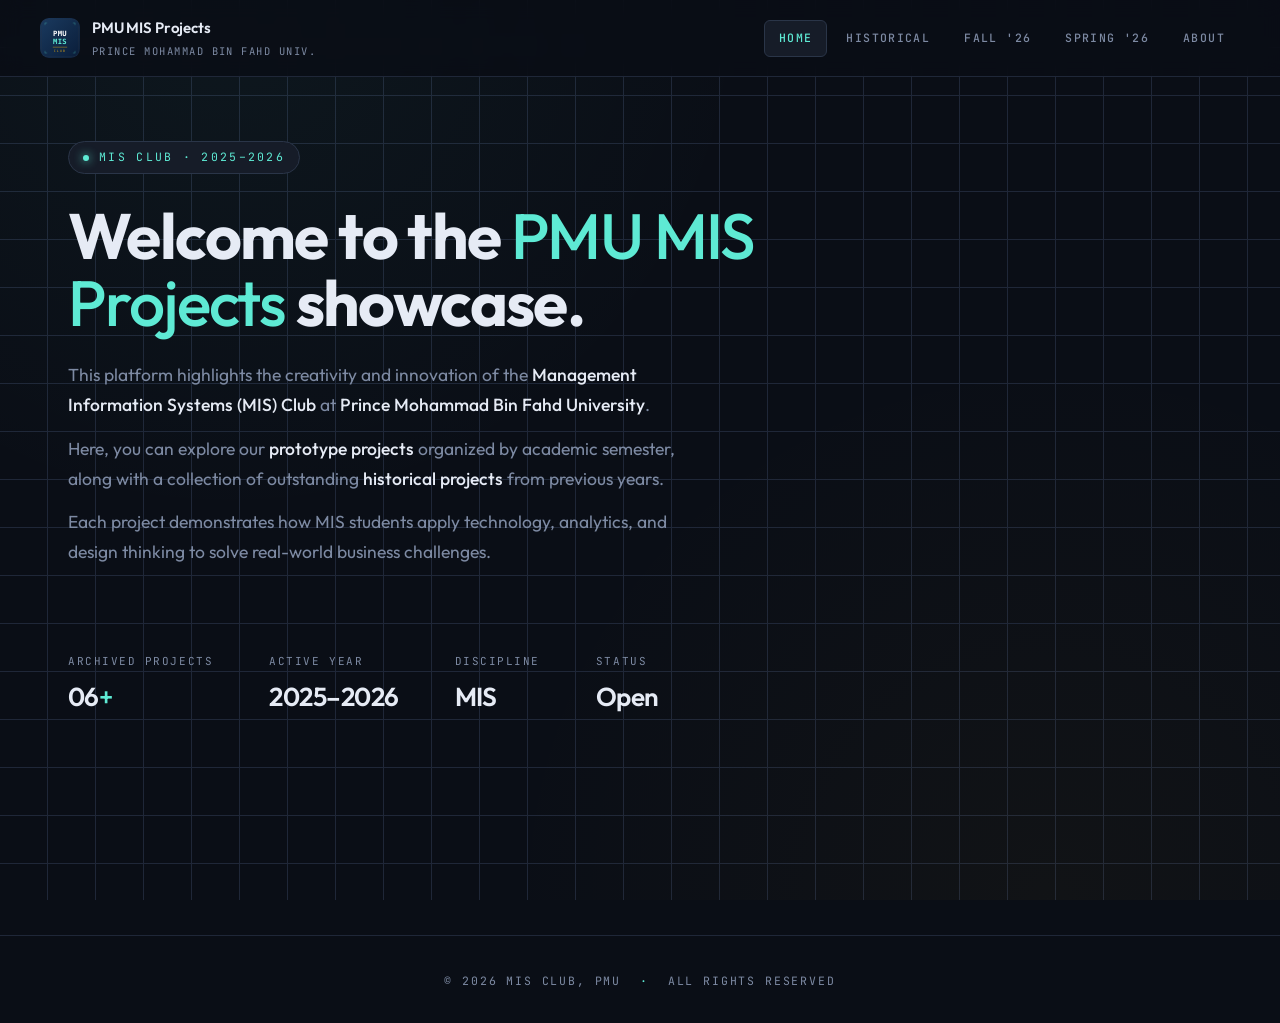
<file: index.html>
<!DOCTYPE html>
<html lang="en">
<head>
  <!-- Google tag (gtag.js) -->
<script async src="https://www.googletagmanager.com/gtag/js?id=G-JY4M3L70D4"></script>
<script>
  window.dataLayer = window.dataLayer || [];
  function gtag(){dataLayer.push(arguments);}
  gtag('js', new Date());

  gtag('config', 'G-JY4M3L70D4');
</script>
  <meta charset="UTF-8">
  <meta name="viewport" content="width=device-width, initial-scale=1.0">
  <title>Home — PMU MIS Projects</title>
  <meta name="description" content="MIS Club Projects at Prince Mohammad Bin Fahd University — student prototypes organized by semester.">
  <link rel="icon" type="image/svg+xml" href="logo.svg">
  <link rel="preconnect" href="https://fonts.googleapis.com">
  <link rel="preconnect" href="https://fonts.gstatic.com" crossorigin>
  <link href="https://fonts.googleapis.com/css2?family=JetBrains+Mono:wght@400;500;700&family=Outfit:wght@300;400;500;600;700&display=swap" rel="stylesheet">
  <link rel="stylesheet" href="style.css">
</head>
<body>

  <header class="topbar">
    <div class="container topbar-inner">
      <a href="index.html" class="brand">
        <img src="logo.svg" alt="PMU MIS Club" class="brand-mark">
        <div class="brand-text">
          <div class="name">PMU MIS Projects</div>
          <div class="sub">Prince Mohammad Bin Fahd Univ.</div>
        </div>
      </a>
      <nav class="nav" aria-label="Main navigation">
        <a href="index.html" class="active">Home</a>
        <a href="historical.html">Historical</a>
        <a href="fall2026.html">Fall '26</a>
        <a href="spring2026.html">Spring '26</a>
        <a href="about.html">About</a>
      </nav>
    </div>
  </header>

  <main>
    <div class="container">

      <section class="hero">
        <span class="hero-label">
          <span class="dot"></span>
          MIS Club · 2025–2026
        </span>

        <h1>Welcome to the <em>PMU MIS Projects</em> showcase.</h1>

        <div class="hero-paragraphs hero-lede">
          <p>This platform highlights the creativity and innovation of the <strong>Management Information Systems (MIS) Club</strong> at <strong>Prince Mohammad Bin Fahd University</strong>.</p>
          <p>Here, you can explore our <strong>prototype projects</strong> organized by academic semester, along with a collection of outstanding <strong>historical projects</strong> from previous years.</p>
          <p>Each project demonstrates how MIS students apply technology, analytics, and design thinking to solve real-world business challenges.</p>
        </div>

        <div class="hero-meta">
          <div class="hero-meta-item">
            Archived Projects
            <strong>06<span class="plus">+</span></strong>
          </div>
          <div class="hero-meta-item">
            Active Year
            <strong>2025–2026</strong>
          </div>
          <div class="hero-meta-item">
            Discipline
            <strong>MIS</strong>
          </div>
          <div class="hero-meta-item">
            Status
            <strong>Open</strong>
          </div>
        </div>
      </section>

    </div>
  </main>

  <footer class="site-footer">
    <div class="container">
      © 2026 MIS Club, PMU <span class="footer-dot">·</span> All rights reserved
    </div>
  </footer>

</body>
</html>
</file>
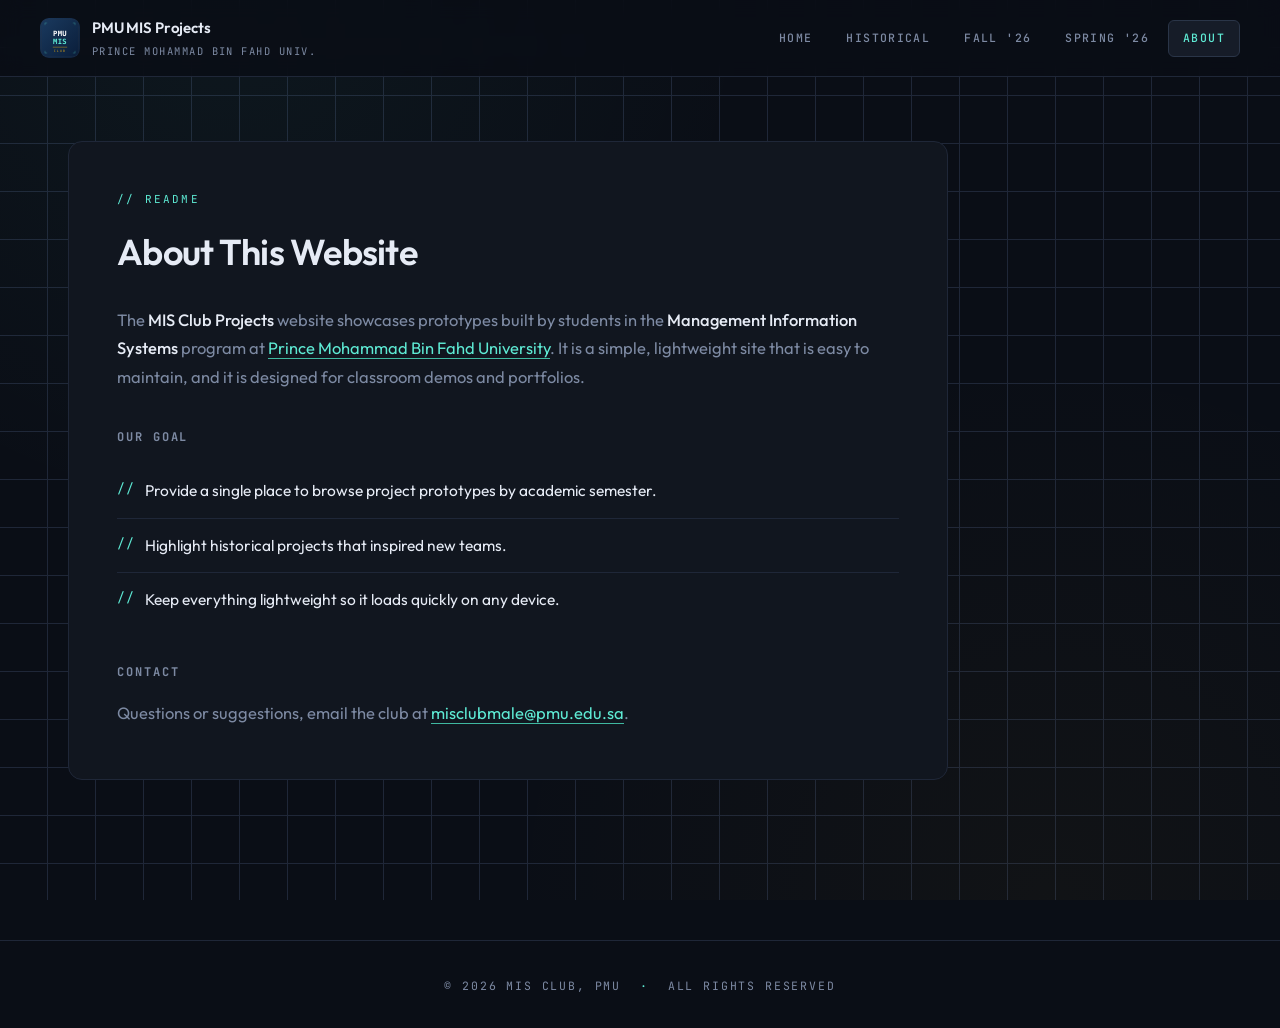
<file: about.html>
<!DOCTYPE html>
<html lang="en">
<head>
  <!-- Google tag (gtag.js) -->
<script async src="https://www.googletagmanager.com/gtag/js?id=G-JY4M3L70D4"></script>
<script>
  window.dataLayer = window.dataLayer || [];
  function gtag(){dataLayer.push(arguments);}
  gtag('js', new Date());

  gtag('config', 'G-JY4M3L70D4');
</script>
  <meta charset="UTF-8">
  <meta name="viewport" content="width=device-width, initial-scale=1.0">
  <title>About — PMU MIS Projects</title>
  <meta name="description" content="About the MIS Club Projects website at Prince Mohammad Bin Fahd University.">
  <link rel="icon" type="image/svg+xml" href="logo.svg">
  <link rel="preconnect" href="https://fonts.googleapis.com">
  <link rel="preconnect" href="https://fonts.gstatic.com" crossorigin>
  <link href="https://fonts.googleapis.com/css2?family=JetBrains+Mono:wght@400;500;700&family=Outfit:wght@300;400;500;600;700&display=swap" rel="stylesheet">
  <link rel="stylesheet" href="style.css">
</head>
<body>

  <header class="topbar">
    <div class="container topbar-inner">
      <a href="index.html" class="brand">
        <img src="logo.svg" alt="PMU MIS Club" class="brand-mark">
        <div class="brand-text">
          <div class="name">PMU MIS Projects</div>
          <div class="sub">Prince Mohammad Bin Fahd Univ.</div>
        </div>
      </a>
      <nav class="nav" aria-label="Main navigation">
        <a href="index.html">Home</a>
        <a href="historical.html">Historical</a>
        <a href="fall2026.html">Fall '26</a>
        <a href="spring2026.html">Spring '26</a>
        <a href="about.html" class="active">About</a>
      </nav>
    </div>
  </header>

  <main>
    <div class="container">
      <section class="about-content">
        <div class="about-eyebrow">// readme</div>
        <h2>About This Website</h2>

        <p>The <strong>MIS Club Projects</strong> website showcases prototypes built by students in the <strong>Management Information Systems</strong> program at <a href="https://www.pmu.edu.sa/" target="_blank" rel="noopener">Prince Mohammad Bin Fahd University</a>. It is a simple, lightweight site that is easy to maintain, and it is designed for classroom demos and portfolios.</p>

        <h3>Our goal</h3>
        <ul class="about-list">
          <li>Provide a single place to browse project prototypes by academic semester.</li>
          <li>Highlight historical projects that inspired new teams.</li>
          <li>Keep everything lightweight so it loads quickly on any device.</li>
        </ul>

        <h3>Contact</h3>
        <p>Questions or suggestions, email the club at <a href="mailto:misclubmale@pmu.edu.sa">misclubmale@pmu.edu.sa</a>.</p>
      </section>
    </div>
  </main>

  <footer class="site-footer">
    <div class="container">
      © 2026 MIS Club, PMU <span class="footer-dot">·</span> All rights reserved
    </div>
  </footer>

</body>
</html>
</file>
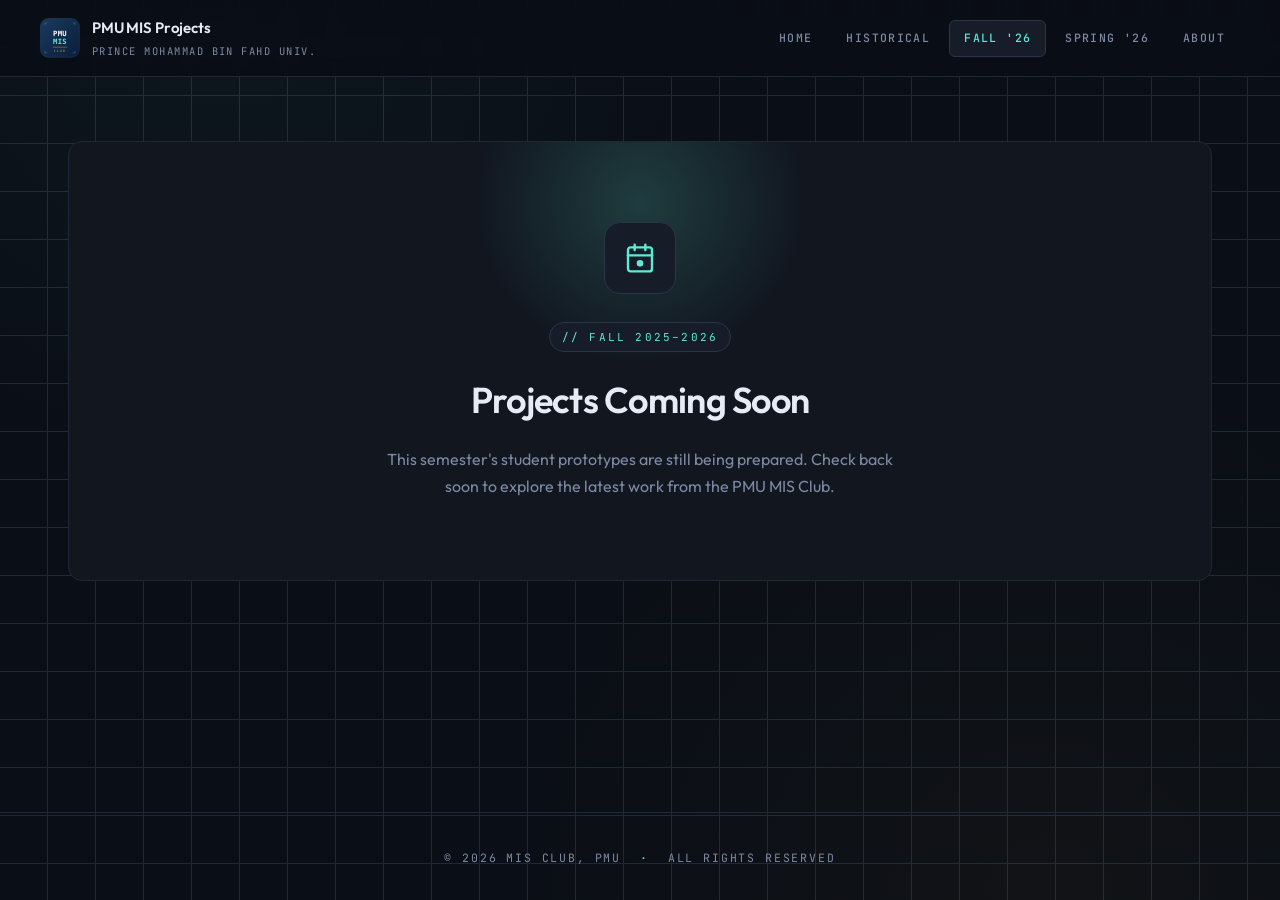
<file: fall2026.html>
<!DOCTYPE html>
<html lang="en">
<head>
  <!-- Google tag (gtag.js) -->
<script async src="https://www.googletagmanager.com/gtag/js?id=G-JY4M3L70D4"></script>
<script>
  window.dataLayer = window.dataLayer || [];
  function gtag(){dataLayer.push(arguments);}
  gtag('js', new Date());

  gtag('config', 'G-JY4M3L70D4');
</script>
  <meta charset="UTF-8">
  <meta name="viewport" content="width=device-width, initial-scale=1.0">
  <title>Fall 2025–2026 — PMU MIS Projects</title>
  <meta name="description" content="MIS Club student prototypes for the Fall 2025-2026 semester at PMU.">
  <link rel="icon" type="image/svg+xml" href="logo.svg">
  <link rel="preconnect" href="https://fonts.googleapis.com">
  <link rel="preconnect" href="https://fonts.gstatic.com" crossorigin>
  <link href="https://fonts.googleapis.com/css2?family=JetBrains+Mono:wght@400;500;700&family=Outfit:wght@300;400;500;600;700&display=swap" rel="stylesheet">
  <link rel="stylesheet" href="style.css">
</head>
<body>

  <header class="topbar">
    <div class="container topbar-inner">
      <a href="index.html" class="brand">
        <img src="logo.svg" alt="PMU MIS Club" class="brand-mark">
        <div class="brand-text">
          <div class="name">PMU MIS Projects</div>
          <div class="sub">Prince Mohammad Bin Fahd Univ.</div>
        </div>
      </a>
      <nav class="nav" aria-label="Main navigation">
        <a href="index.html">Home</a>
        <a href="historical.html">Historical</a>
        <a href="fall2026.html" class="active">Fall '26</a>
        <a href="spring2026.html">Spring '26</a>
        <a href="about.html">About</a>
      </nav>
    </div>
  </header>

  <main>
    <div class="container">
      <section class="coming-soon">
        <div class="coming-soon-icon" aria-hidden="true">
          <svg viewBox="0 0 24 24" fill="none" stroke="currentColor" stroke-width="1.8" stroke-linecap="round" stroke-linejoin="round">
            <rect x="3" y="4" width="18" height="18" rx="2"/>
            <line x1="16" y1="2" x2="16" y2="6"/>
            <line x1="8" y1="2" x2="8" y2="6"/>
            <line x1="3" y1="10" x2="21" y2="10"/>
            <circle cx="12" cy="16" r="1.6" fill="currentColor"/>
          </svg>
        </div>
        <span class="coming-soon-tag">// Fall 2025–2026</span>
        <h2>Projects Coming Soon</h2>
        <p>This semester's student prototypes are still being prepared. Check back soon to explore the latest work from the PMU MIS Club.</p>
      </section>
    </div>
  </main>

  <footer class="site-footer">
    <div class="container">
      © 2026 MIS Club, PMU <span class="footer-dot">·</span> All rights reserved
    </div>
  </footer>

</body>
</html>
</file>
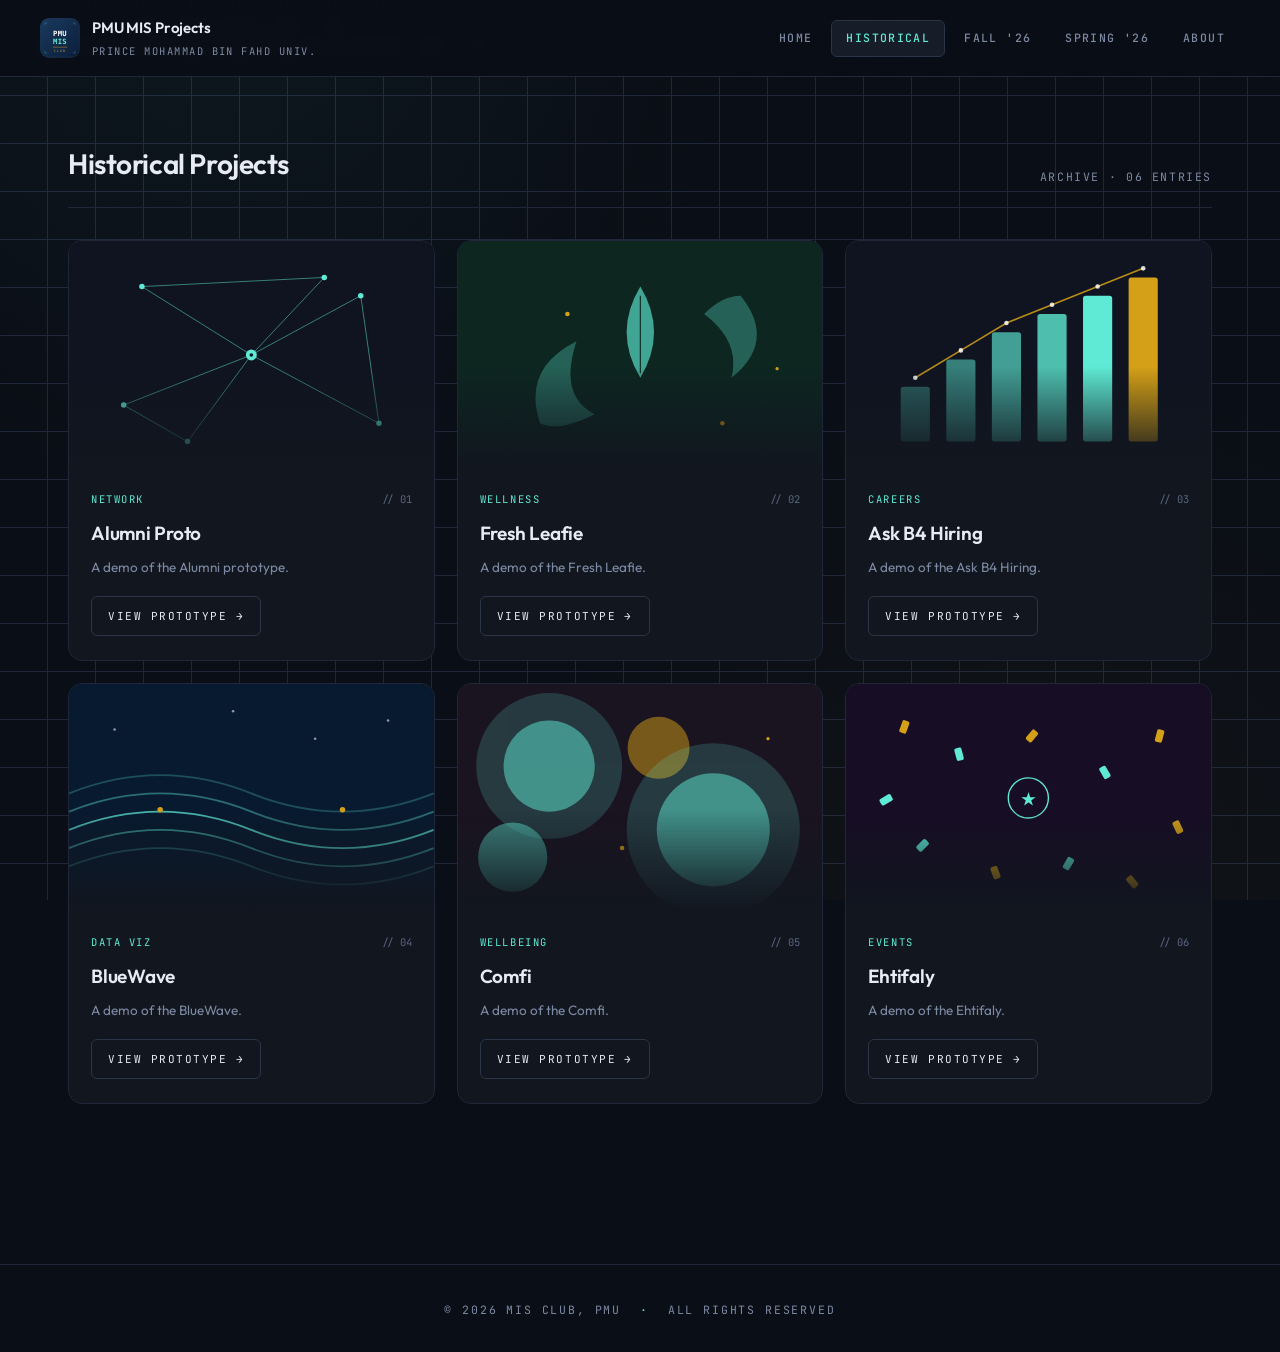
<file: historical.html>
<!DOCTYPE html>
<html lang="en">
<head>
  <!-- Google tag (gtag.js) -->
<script async src="https://www.googletagmanager.com/gtag/js?id=G-JY4M3L70D4"></script>
<script>
  window.dataLayer = window.dataLayer || [];
  function gtag(){dataLayer.push(arguments);}
  gtag('js', new Date());

  gtag('config', 'G-JY4M3L70D4');
</script>
  <meta charset="UTF-8">
  <meta name="viewport" content="width=device-width, initial-scale=1.0">
  <title>Historical Projects — PMU MIS Projects</title>
  <meta name="description" content="A collection of past MIS Club student prototypes at PMU.">
  <link rel="icon" type="image/svg+xml" href="logo.svg">
  <link rel="preconnect" href="https://fonts.googleapis.com">
  <link rel="preconnect" href="https://fonts.gstatic.com" crossorigin>
  <link href="https://fonts.googleapis.com/css2?family=JetBrains+Mono:wght@400;500;700&family=Outfit:wght@300;400;500;600;700&display=swap" rel="stylesheet">
  <link rel="stylesheet" href="style.css">
</head>
<body>

  <header class="topbar">
    <div class="container topbar-inner">
      <a href="index.html" class="brand">
        <img src="logo.svg" alt="PMU MIS Club" class="brand-mark">
        <div class="brand-text">
          <div class="name">PMU MIS Projects</div>
          <div class="sub">Prince Mohammad Bin Fahd Univ.</div>
        </div>
      </a>
      <nav class="nav" aria-label="Main navigation">
        <a href="index.html">Home</a>
        <a href="historical.html" class="active">Historical</a>
        <a href="fall2026.html">Fall '26</a>
        <a href="spring2026.html">Spring '26</a>
        <a href="about.html">About</a>
      </nav>
    </div>
  </header>

  <main>
    <div class="container">

      <div class="section-head">
        <h2>Historical Projects</h2>
        <span class="meta">archive · 06 entries</span>
      </div>

      <div class="grid">

        <!-- 01 Alumni Proto -->
        <article class="card">
          <div class="card-img">
            <svg viewBox="0 0 400 250" preserveAspectRatio="xMidYMid slice" xmlns="http://www.w3.org/2000/svg">
              <rect width="400" height="250" fill="#0f1420"/>
              <g stroke="#5eead4" stroke-width="1" opacity="0.55" fill="none">
                <line x1="200" y1="125" x2="80" y2="50"/>
                <line x1="200" y1="125" x2="320" y2="60"/>
                <line x1="200" y1="125" x2="60" y2="180"/>
                <line x1="200" y1="125" x2="340" y2="200"/>
                <line x1="200" y1="125" x2="130" y2="220"/>
                <line x1="200" y1="125" x2="280" y2="40"/>
                <line x1="80" y1="50" x2="280" y2="40"/>
                <line x1="60" y1="180" x2="130" y2="220"/>
                <line x1="320" y1="60" x2="340" y2="200"/>
              </g>
              <g fill="#5eead4">
                <circle cx="200" cy="125" r="6"/>
                <circle cx="80" cy="50" r="3"/>
                <circle cx="320" cy="60" r="3"/>
                <circle cx="60" cy="180" r="3"/>
                <circle cx="340" cy="200" r="3"/>
                <circle cx="130" cy="220" r="3"/>
                <circle cx="280" cy="40" r="3"/>
              </g>
              <circle cx="200" cy="125" r="2" fill="#0f1420"/>
            </svg>
          </div>
          <div class="card-body">
            <div class="card-meta">
              <span class="card-tag">Network</span>
              <span class="card-id">// 01</span>
            </div>
            <h3>Alumni Proto</h3>
            <p>A demo of the Alumni prototype.</p>
            <a href="#modal-alumni" class="card-btn">View Prototype <span class="arrow">→</span></a>
          </div>
        </article>

        <!-- 02 Fresh Leafie -->
        <article class="card">
          <div class="card-img">
            <svg viewBox="0 0 400 250" preserveAspectRatio="xMidYMid slice" xmlns="http://www.w3.org/2000/svg">
              <rect width="400" height="250" fill="#0d2620"/>
              <g fill="#5eead4" opacity="0.65">
                <path d="M 200 50 Q 170 100 200 150 Q 230 100 200 50 Z"/>
                <line x1="200" y1="60" x2="200" y2="145" stroke="#0d2620" stroke-width="1.2"/>
              </g>
              <g fill="#5eead4" opacity="0.3">
                <path d="M 90 200 Q 70 140 130 110 Q 110 170 150 190 Q 110 210 90 200 Z"/>
                <path d="M 310 60 Q 350 110 300 150 Q 310 110 270 80 Q 290 60 310 60 Z"/>
              </g>
              <g fill="#d4a017">
                <circle cx="120" cy="80" r="2.5"/>
                <circle cx="290" cy="200" r="2.5"/>
                <circle cx="350" cy="140" r="1.8"/>
              </g>
            </svg>
          </div>
          <div class="card-body">
            <div class="card-meta">
              <span class="card-tag">Wellness</span>
              <span class="card-id">// 02</span>
            </div>
            <h3>Fresh Leafie</h3>
            <p>A demo of the Fresh Leafie.</p>
            <a href="#modal-leafie" class="card-btn">View Prototype <span class="arrow">→</span></a>
          </div>
        </article>

        <!-- 03 Ask B4 Hiring -->
        <article class="card">
          <div class="card-img">
            <svg viewBox="0 0 400 250" preserveAspectRatio="xMidYMid slice" xmlns="http://www.w3.org/2000/svg">
              <rect width="400" height="250" fill="#0f1420"/>
              <g>
                <rect x="60" y="160" width="32" height="60" rx="3" fill="#5eead4" opacity="0.35"/>
                <rect x="110" y="130" width="32" height="90" rx="3" fill="#5eead4" opacity="0.5"/>
                <rect x="160" y="100" width="32" height="120" rx="3" fill="#5eead4" opacity="0.65"/>
                <rect x="210" y="80" width="32" height="140" rx="3" fill="#5eead4" opacity="0.8"/>
                <rect x="260" y="60" width="32" height="160" rx="3" fill="#5eead4"/>
                <rect x="310" y="40" width="32" height="180" rx="3" fill="#d4a017"/>
              </g>
              <g stroke="#d4a017" stroke-width="1.8" fill="none" opacity="0.85">
                <path d="M 76 150 L 126 120 L 176 90 L 226 70 L 276 50 L 326 30"/>
              </g>
              <g fill="#ffffff" opacity="0.85">
                <circle cx="76" cy="150" r="2.5"/>
                <circle cx="126" cy="120" r="2.5"/>
                <circle cx="176" cy="90" r="2.5"/>
                <circle cx="226" cy="70" r="2.5"/>
                <circle cx="276" cy="50" r="2.5"/>
                <circle cx="326" cy="30" r="2.5"/>
              </g>
            </svg>
          </div>
          <div class="card-body">
            <div class="card-meta">
              <span class="card-tag">Careers</span>
              <span class="card-id">// 03</span>
            </div>
            <h3>Ask B4 Hiring</h3>
            <p>A demo of the Ask B4 Hiring.</p>
            <a href="#modal-ask" class="card-btn">View Prototype <span class="arrow">→</span></a>
          </div>
        </article>

        <!-- 04 BlueWave -->
        <article class="card">
          <div class="card-img">
            <svg viewBox="0 0 400 250" preserveAspectRatio="xMidYMid slice" xmlns="http://www.w3.org/2000/svg">
              <rect width="400" height="250" fill="#081a30"/>
              <g fill="none" stroke-width="2">
                <path d="M 0 160 Q 100 120 200 160 T 400 160" stroke="#5eead4" opacity="0.75"/>
                <path d="M 0 180 Q 100 140 200 180 T 400 180" stroke="#5eead4" opacity="0.5"/>
                <path d="M 0 200 Q 100 160 200 200 T 400 200" stroke="#5eead4" opacity="0.3"/>
                <path d="M 0 140 Q 100 100 200 140 T 400 140" stroke="#5eead4" opacity="0.4"/>
                <path d="M 0 120 Q 100 80 200 120 T 400 120" stroke="#5eead4" opacity="0.25"/>
              </g>
              <g fill="#d4a017">
                <circle cx="100" cy="138" r="3"/>
                <circle cx="300" cy="138" r="3"/>
              </g>
              <g fill="#ffffff" opacity="0.55">
                <circle cx="50" cy="50" r="1.4"/>
                <circle cx="350" cy="40" r="1.4"/>
                <circle cx="180" cy="30" r="1.4"/>
                <circle cx="270" cy="60" r="1.4"/>
              </g>
            </svg>
          </div>
          <div class="card-body">
            <div class="card-meta">
              <span class="card-tag">Data Viz</span>
              <span class="card-id">// 04</span>
            </div>
            <h3>BlueWave</h3>
            <p>A demo of the BlueWave.</p>
            <a href="#modal-bluewave" class="card-btn">View Prototype <span class="arrow">→</span></a>
          </div>
        </article>

        <!-- 05 Comfi -->
        <article class="card">
          <div class="card-img">
            <svg viewBox="0 0 400 250" preserveAspectRatio="xMidYMid slice" xmlns="http://www.w3.org/2000/svg">
              <rect width="400" height="250" fill="#1a1320"/>
              <g opacity="0.5">
                <circle cx="100" cy="90" r="50" fill="#5eead4"/>
                <circle cx="280" cy="160" r="62" fill="#5eead4"/>
                <circle cx="220" cy="70" r="34" fill="#d4a017"/>
                <circle cx="60" cy="190" r="38" fill="#5eead4"/>
              </g>
              <g opacity="0.18">
                <circle cx="100" cy="90" r="80" fill="#5eead4"/>
                <circle cx="280" cy="160" r="95" fill="#5eead4"/>
              </g>
              <g fill="#d4a017">
                <circle cx="180" cy="180" r="2.5"/>
                <circle cx="340" cy="60" r="1.8"/>
              </g>
            </svg>
          </div>
          <div class="card-body">
            <div class="card-meta">
              <span class="card-tag">Wellbeing</span>
              <span class="card-id">// 05</span>
            </div>
            <h3>Comfi</h3>
            <p>A demo of the Comfi.</p>
            <a href="#modal-comfi" class="card-btn">View Prototype <span class="arrow">→</span></a>
          </div>
        </article>

        <!-- 06 Ehtifaly -->
        <article class="card">
          <div class="card-img">
            <svg viewBox="0 0 400 250" preserveAspectRatio="xMidYMid slice" xmlns="http://www.w3.org/2000/svg">
              <rect width="400" height="250" fill="#170d24"/>
              <g>
                <rect x="60" y="40" width="8" height="14" rx="2" fill="#d4a017" transform="rotate(20 64 47)"/>
                <rect x="120" y="70" width="8" height="14" rx="2" fill="#5eead4" transform="rotate(-15 124 77)"/>
                <rect x="200" y="50" width="8" height="14" rx="2" fill="#d4a017" transform="rotate(40 204 57)"/>
                <rect x="280" y="90" width="8" height="14" rx="2" fill="#5eead4" transform="rotate(-30 284 97)"/>
                <rect x="340" y="50" width="8" height="14" rx="2" fill="#d4a017" transform="rotate(15 344 57)"/>
                <rect x="80" y="170" width="8" height="14" rx="2" fill="#5eead4" transform="rotate(45 84 177)"/>
                <rect x="160" y="200" width="8" height="14" rx="2" fill="#d4a017" transform="rotate(-20 164 207)"/>
                <rect x="240" y="190" width="8" height="14" rx="2" fill="#5eead4" transform="rotate(30 244 197)"/>
                <rect x="310" y="210" width="8" height="14" rx="2" fill="#d4a017" transform="rotate(-40 314 217)"/>
                <rect x="40" y="120" width="8" height="14" rx="2" fill="#5eead4" transform="rotate(60 44 127)"/>
                <rect x="360" y="150" width="8" height="14" rx="2" fill="#d4a017" transform="rotate(-25 364 157)"/>
              </g>
              <circle cx="200" cy="125" r="22" fill="none" stroke="#5eead4" stroke-width="1.5"/>
              <text x="200" y="133" text-anchor="middle" font-family="Outfit, sans-serif" font-size="18" font-weight="700" fill="#5eead4">★</text>
            </svg>
          </div>
          <div class="card-body">
            <div class="card-meta">
              <span class="card-tag">Events</span>
              <span class="card-id">// 06</span>
            </div>
            <h3>Ehtifaly</h3>
            <p>A demo of the Ehtifaly.</p>
            <a href="#modal-ehtifaly" class="card-btn">View Prototype <span class="arrow">→</span></a>
          </div>
        </article>

      </div>
    </div>
  </main>

  <!-- =============== Modals (CSS-only via :target) =============== -->

  <div id="modal-alumni" class="modal" role="dialog" aria-labelledby="alumni-title">
    <div class="modal-content">
      <a href="#" class="modal-close" aria-label="Close">×</a>
      <div class="modal-tag">// Prototype · Network</div>
      <h3 id="alumni-title">Alumni Proto</h3>
      <p>A demo of the Alumni prototype. Built by MIS students to connect graduates and current learners through a shared network.</p>
      <a href="https://proto.io/" class="modal-link" target="_blank" rel="noopener">Open in Proto.io <span class="arrow">→</span></a>
    </div>
  </div>

  <div id="modal-leafie" class="modal" role="dialog" aria-labelledby="leafie-title">
    <div class="modal-content">
      <a href="#" class="modal-close" aria-label="Close">×</a>
      <div class="modal-tag">// Prototype · Wellness</div>
      <h3 id="leafie-title">Fresh Leafie</h3>
      <p>A demo of the Fresh Leafie. A plant-care companion app that reminds you to water, prune, and care for your plants while you're away.</p>
      <a href="https://proto.io/" class="modal-link" target="_blank" rel="noopener">Open in Proto.io <span class="arrow">→</span></a>
    </div>
  </div>

  <div id="modal-ask" class="modal" role="dialog" aria-labelledby="ask-title">
    <div class="modal-content">
      <a href="#" class="modal-close" aria-label="Close">×</a>
      <div class="modal-tag">// Prototype · Careers</div>
      <h3 id="ask-title">Ask B4 Hiring</h3>
      <p>A demo of the Ask B4 Hiring. A platform that helps candidates research companies and ask the right questions before accepting an offer.</p>
      <a href="https://proto.io/" class="modal-link" target="_blank" rel="noopener">Open in Proto.io <span class="arrow">→</span></a>
    </div>
  </div>

  <div id="modal-bluewave" class="modal" role="dialog" aria-labelledby="bluewave-title">
    <div class="modal-content">
      <a href="#" class="modal-close" aria-label="Close">×</a>
      <div class="modal-tag">// Prototype · Data Viz</div>
      <h3 id="bluewave-title">BlueWave</h3>
      <p>A demo of the BlueWave. An MIS project exploring real-time data flow and visualization for everyday users.</p>
      <a href="https://proto.io/" class="modal-link" target="_blank" rel="noopener">Open in Proto.io <span class="arrow">→</span></a>
    </div>
  </div>

  <div id="modal-comfi" class="modal" role="dialog" aria-labelledby="comfi-title">
    <div class="modal-content">
      <a href="#" class="modal-close" aria-label="Close">×</a>
      <div class="modal-tag">// Prototype · Wellbeing</div>
      <h3 id="comfi-title">Comfi</h3>
      <p>A demo of the Comfi. A wellness and comfort-focused app exploring how small daily check-ins shape user wellbeing.</p>
      <a href="https://proto.io/" class="modal-link" target="_blank" rel="noopener">Open in Proto.io <span class="arrow">→</span></a>
    </div>
  </div>

  <div id="modal-ehtifaly" class="modal" role="dialog" aria-labelledby="ehtifaly-title">
    <div class="modal-content">
      <a href="#" class="modal-close" aria-label="Close">×</a>
      <div class="modal-tag">// Prototype · Events</div>
      <h3 id="ehtifaly-title">Ehtifaly</h3>
      <p>A demo of the Ehtifaly. An event-planning prototype for organizing celebrations, gatherings, and milestone moments.</p>
      <a href="https://proto.io/" class="modal-link" target="_blank" rel="noopener">Open in Proto.io <span class="arrow">→</span></a>
    </div>
  </div>

  <footer class="site-footer">
    <div class="container">
      © 2026 MIS Club, PMU <span class="footer-dot">·</span> All rights reserved
    </div>
  </footer>

</body>
</html>
</file>
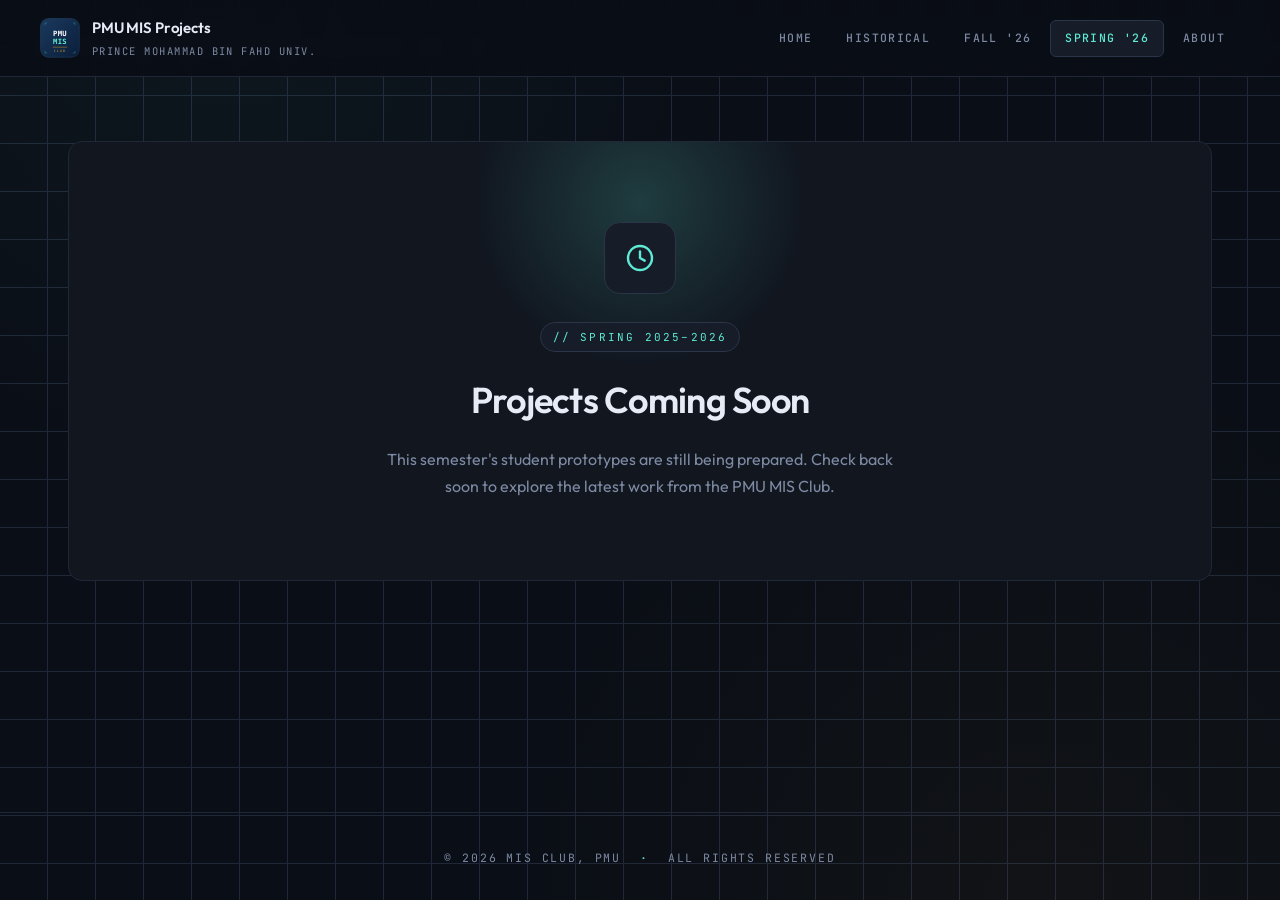
<file: spring2026.html>
<!DOCTYPE html>
<html lang="en">
<head>
  <!-- Google tag (gtag.js) -->
<script async src="https://www.googletagmanager.com/gtag/js?id=G-JY4M3L70D4"></script>
<script>
  window.dataLayer = window.dataLayer || [];
  function gtag(){dataLayer.push(arguments);}
  gtag('js', new Date());

  gtag('config', 'G-JY4M3L70D4');
</script>
  <meta charset="UTF-8">
  <meta name="viewport" content="width=device-width, initial-scale=1.0">
  <title>Spring 2025–2026 — PMU MIS Projects</title>
  <meta name="description" content="MIS Club student prototypes for the Spring 2025-2026 semester at PMU.">
  <link rel="icon" type="image/svg+xml" href="logo.svg">
  <link rel="preconnect" href="https://fonts.googleapis.com">
  <link rel="preconnect" href="https://fonts.gstatic.com" crossorigin>
  <link href="https://fonts.googleapis.com/css2?family=JetBrains+Mono:wght@400;500;700&family=Outfit:wght@300;400;500;600;700&display=swap" rel="stylesheet">
  <link rel="stylesheet" href="style.css">
</head>
<body>

  <header class="topbar">
    <div class="container topbar-inner">
      <a href="index.html" class="brand">
        <img src="logo.svg" alt="PMU MIS Club" class="brand-mark">
        <div class="brand-text">
          <div class="name">PMU MIS Projects</div>
          <div class="sub">Prince Mohammad Bin Fahd Univ.</div>
        </div>
      </a>
      <nav class="nav" aria-label="Main navigation">
        <a href="index.html">Home</a>
        <a href="historical.html">Historical</a>
        <a href="fall2026.html">Fall '26</a>
        <a href="spring2026.html" class="active">Spring '26</a>
        <a href="about.html">About</a>
      </nav>
    </div>
  </header>

  <main>
    <div class="container">
      <section class="coming-soon">
        <div class="coming-soon-icon" aria-hidden="true">
          <svg viewBox="0 0 24 24" fill="none" stroke="currentColor" stroke-width="1.8" stroke-linecap="round" stroke-linejoin="round">
            <circle cx="12" cy="12" r="9"/>
            <polyline points="12 7 12 12 15.5 14"/>
          </svg>
        </div>
        <span class="coming-soon-tag">// Spring 2025–2026</span>
        <h2>Projects Coming Soon</h2>
        <p>This semester's student prototypes are still being prepared. Check back soon to explore the latest work from the PMU MIS Club.</p>
      </section>
    </div>
  </main>

  <footer class="site-footer">
    <div class="container">
      © 2026 MIS Club, PMU <span class="footer-dot">·</span> All rights reserved
    </div>
  </footer>

</body>
</html>
</file>
<file: style.css>
*, *::before, *::after {
  box-sizing: border-box;
  margin: 0;
  padding: 0;
}

:root {
  --bg: #0a0e16;
  --bg-card: #11161f;
  --bg-elev: #161c28;
  --bg-hover: #1a212f;
  --border: #1f2738;
  --border-bright: #2a3548;
  --text: #e6ebf5;
  --text-muted: #7d8aa3;
  --text-dim: #5a6680;
  --accent: #5eead4;
  --accent-dim: #3fb8a0;
  --accent-glow: rgba(94, 234, 212, 0.18);
  --gold: #d4a017;
  --radius: 14px;
  --radius-sm: 8px;
  --transition: 0.22s ease;
}

html { scroll-behavior: smooth; }

body {
  font-family: 'Outfit', system-ui, -apple-system, sans-serif;
  font-size: 15.5px;
  line-height: 1.65;
  color: var(--text);
  background: var(--bg);
  min-height: 100vh;
  display: flex;
  flex-direction: column;
  -webkit-font-smoothing: antialiased;
  -moz-osx-font-smoothing: grayscale;
  background-image:
    radial-gradient(circle at 18% 0%, rgba(94, 234, 212, 0.045), transparent 38%),
    radial-gradient(circle at 82% 100%, rgba(212, 160, 23, 0.035), transparent 40%),
    linear-gradient(var(--border) 1px, transparent 1px),
    linear-gradient(90deg, var(--border) 1px, transparent 1px);
  background-size: auto, auto, 48px 48px, 48px 48px;
  background-position: 0 0, 0 0, -1px -1px, -1px -1px;
  background-attachment: fixed;
}

.mono {
  font-family: 'JetBrains Mono', 'SF Mono', Menlo, Consolas, monospace;
  letter-spacing: 0.02em;
}

a { color: inherit; }
img { display: block; max-width: 100%; }

.container {
  width: 100%;
  max-width: 1200px;
  margin: 0 auto;
  padding: 0 28px;
}

/* ============ Top bar ============ */
.topbar {
  border-bottom: 1px solid var(--border);
  background: rgba(10, 14, 22, 0.85);
  backdrop-filter: blur(10px);
  -webkit-backdrop-filter: blur(10px);
  position: sticky;
  top: 0;
  z-index: 50;
}

.topbar-inner {
  display: flex;
  align-items: center;
  justify-content: space-between;
  padding: 16px 0;
  gap: 24px;
}

.brand {
  display: flex;
  align-items: center;
  gap: 12px;
  text-decoration: none;
  color: var(--text);
  flex-shrink: 0;
}

.brand-mark {
  width: 40px;
  height: 40px;
  border-radius: 9px;
  flex-shrink: 0;
}

.brand-text .name {
  font-weight: 600;
  font-size: 15px;
  letter-spacing: -0.01em;
  color: var(--text);
}

.brand-text .sub {
  font-family: 'JetBrains Mono', monospace;
  font-size: 10.5px;
  color: var(--text-muted);
  text-transform: uppercase;
  letter-spacing: 0.14em;
  margin-top: 2px;
}

.nav {
  display: flex;
  gap: 4px;
}

.nav a {
  text-decoration: none;
  color: var(--text-muted);
  font-family: 'JetBrains Mono', monospace;
  font-size: 11.5px;
  font-weight: 500;
  text-transform: uppercase;
  letter-spacing: 0.12em;
  padding: 8px 14px;
  border-radius: 6px;
  transition: color var(--transition), background var(--transition);
  border: 1px solid transparent;
}

.nav a:hover {
  color: var(--text);
  background: var(--bg-elev);
}

.nav a.active {
  color: var(--accent);
  background: var(--bg-elev);
  border-color: var(--border-bright);
}

/* ============ Main / pages ============ */
main {
  flex: 1;
  padding: 64px 0 80px;
}

/* ============ Hero (home) ============ */
.hero {
  padding-bottom: 56px;
}

.hero-label {
  display: inline-flex;
  align-items: center;
  gap: 10px;
  font-family: 'JetBrains Mono', monospace;
  font-size: 11.5px;
  color: var(--accent);
  text-transform: uppercase;
  letter-spacing: 0.2em;
  margin-bottom: 28px;
  padding: 6px 14px;
  border: 1px solid var(--border-bright);
  border-radius: 20px;
  background: var(--bg-elev);
}

.hero-label .dot {
  width: 6px;
  height: 6px;
  border-radius: 50%;
  background: var(--accent);
  box-shadow: 0 0 10px var(--accent);
}

.hero h1 {
  font-size: clamp(36px, 5.5vw, 64px);
  font-weight: 700;
  line-height: 1.05;
  letter-spacing: -0.025em;
  margin-bottom: 24px;
  color: var(--text);
  max-width: 900px;
}

.hero h1 em {
  font-style: normal;
  color: var(--accent);
  font-weight: 500;
}

.hero-lede {
  font-size: 17.5px;
  color: var(--text-muted);
  max-width: 640px;
  line-height: 1.7;
}

.hero-lede strong {
  color: var(--text);
  font-weight: 500;
}

.hero-paragraphs p + p {
  margin-top: 14px;
}

.hero-meta {
  display: flex;
  gap: 56px;
  margin-top: 56px;
  padding-top: 28px;
  border-top: 1px solid var(--border);
  flex-wrap: wrap;
}

.hero-meta-item {
  font-family: 'JetBrains Mono', monospace;
  font-size: 11px;
  color: var(--text-muted);
  text-transform: uppercase;
  letter-spacing: 0.14em;
}

.hero-meta-item strong {
  display: block;
  font-family: 'Outfit', sans-serif;
  color: var(--text);
  font-size: 26px;
  font-weight: 600;
  letter-spacing: -0.02em;
  margin-top: 6px;
  text-transform: none;
}

.hero-meta-item strong .plus {
  color: var(--accent);
  font-weight: 500;
}

/* ============ Section heading ============ */
.section-head {
  display: flex;
  align-items: flex-end;
  justify-content: space-between;
  margin-bottom: 32px;
  padding-bottom: 20px;
  border-bottom: 1px solid var(--border);
  gap: 16px;
  flex-wrap: wrap;
}

.section-head h2 {
  font-size: 28px;
  font-weight: 600;
  letter-spacing: -0.015em;
  color: var(--text);
}

.section-head .meta {
  font-family: 'JetBrains Mono', monospace;
  font-size: 11.5px;
  color: var(--text-muted);
  text-transform: uppercase;
  letter-spacing: 0.14em;
}

/* ============ Project grid (historical) ============ */
.grid {
  display: grid;
  grid-template-columns: repeat(3, 1fr);
  gap: 22px;
}

.card {
  background: var(--bg-card);
  border: 1px solid var(--border);
  border-radius: var(--radius);
  overflow: hidden;
  transition: transform var(--transition), border-color var(--transition), box-shadow var(--transition);
  position: relative;
  display: flex;
  flex-direction: column;
}

.card::before {
  content: '';
  position: absolute;
  inset: 0;
  border-radius: var(--radius);
  pointer-events: none;
  background: linear-gradient(135deg, transparent 45%, var(--accent-glow));
  opacity: 0;
  transition: opacity var(--transition);
}

.card:hover {
  border-color: var(--accent);
  transform: translateY(-3px);
  box-shadow: 0 14px 40px rgba(94, 234, 212, 0.08);
}

.card:hover::before { opacity: 1; }

.card-img {
  aspect-ratio: 16 / 10;
  position: relative;
  overflow: hidden;
  background: #0f1420;
}

.card-img svg {
  width: 100%;
  height: 100%;
  display: block;
}

.card-img::after {
  content: '';
  position: absolute;
  inset: 0;
  background: linear-gradient(180deg, transparent 55%, var(--bg-card));
  pointer-events: none;
}

.card-body {
  padding: 22px 22px 24px;
  position: relative;
  z-index: 1;
  display: flex;
  flex-direction: column;
  flex: 1;
}

.card-meta {
  display: flex;
  justify-content: space-between;
  align-items: center;
  margin-bottom: 10px;
}

.card-tag {
  font-family: 'JetBrains Mono', monospace;
  font-size: 10.5px;
  color: var(--accent);
  text-transform: uppercase;
  letter-spacing: 0.15em;
}

.card-id {
  font-family: 'JetBrains Mono', monospace;
  font-size: 10.5px;
  color: var(--text-dim);
}

.card h3 {
  font-size: 19px;
  font-weight: 600;
  margin-bottom: 6px;
  letter-spacing: -0.012em;
  color: var(--text);
}

.card p {
  font-size: 13.5px;
  color: var(--text-muted);
  margin-bottom: 18px;
  flex: 1;
}

.card-btn {
  align-self: flex-start;
  display: inline-flex;
  align-items: center;
  gap: 8px;
  font-family: 'JetBrains Mono', monospace;
  font-size: 11px;
  color: var(--text);
  text-decoration: none;
  text-transform: uppercase;
  letter-spacing: 0.14em;
  padding: 10px 16px;
  border: 1px solid var(--border-bright);
  border-radius: 6px;
  background: transparent;
  transition: all var(--transition);
  cursor: pointer;
}

.card-btn:hover {
  background: var(--accent);
  color: #0a0e16;
  border-color: var(--accent);
}

.card-btn .arrow { transition: transform var(--transition); }
.card-btn:hover .arrow { transform: translateX(3px); }

/* ============ About page ============ */
.about-content {
  background: var(--bg-card);
  border: 1px solid var(--border);
  border-radius: var(--radius);
  padding: 48px 48px 44px;
  max-width: 880px;
}

.about-eyebrow {
  font-family: 'JetBrains Mono', monospace;
  font-size: 11px;
  color: var(--accent);
  text-transform: uppercase;
  letter-spacing: 0.2em;
  margin-bottom: 14px;
}

.about-content h2 {
  font-size: 36px;
  font-weight: 600;
  letter-spacing: -0.02em;
  color: var(--text);
  margin-bottom: 24px;
}

.about-content h3 {
  font-family: 'JetBrains Mono', monospace;
  font-size: 12px;
  color: var(--text-muted);
  text-transform: uppercase;
  letter-spacing: 0.16em;
  margin-top: 36px;
  margin-bottom: 16px;
}

.about-content > p {
  font-size: 16.5px;
  color: var(--text-muted);
  line-height: 1.75;
  margin-bottom: 8px;
}

.about-content strong {
  color: var(--text);
  font-weight: 500;
}

.about-content a {
  color: var(--accent);
  text-decoration: underline;
  text-decoration-color: var(--accent-dim);
  text-underline-offset: 4px;
  transition: color var(--transition);
}

.about-content a:hover { color: var(--gold); }

.about-list {
  list-style: none;
  padding: 0;
  margin: 0;
}

.about-list li {
  padding: 14px 0 14px 28px;
  border-bottom: 1px solid var(--border);
  position: relative;
  color: var(--text);
  font-size: 15.5px;
}

.about-list li:last-child { border-bottom: none; }

.about-list li::before {
  content: '//';
  position: absolute;
  left: 0;
  top: 14px;
  font-family: 'JetBrains Mono', monospace;
  color: var(--accent);
  font-size: 13px;
  letter-spacing: 0.05em;
}

/* ============ Coming Soon placeholder ============ */
.coming-soon {
  background: var(--bg-card);
  border: 1px solid var(--border);
  border-radius: var(--radius);
  padding: 80px 48px;
  text-align: center;
  position: relative;
  overflow: hidden;
}

.coming-soon::before {
  content: '';
  position: absolute;
  top: -120px;
  left: 50%;
  transform: translateX(-50%);
  width: 360px;
  height: 360px;
  border-radius: 50%;
  background: radial-gradient(circle, var(--accent-glow), transparent 65%);
  pointer-events: none;
}

.coming-soon-icon {
  position: relative;
  width: 72px;
  height: 72px;
  margin: 0 auto 28px;
  border-radius: 16px;
  background: var(--bg-elev);
  border: 1px solid var(--border-bright);
  display: grid;
  place-items: center;
  color: var(--accent);
}

.coming-soon-icon svg { width: 32px; height: 32px; }

.coming-soon-tag {
  position: relative;
  display: inline-block;
  font-family: 'JetBrains Mono', monospace;
  font-size: 11px;
  color: var(--accent);
  text-transform: uppercase;
  letter-spacing: 0.2em;
  margin-bottom: 18px;
  padding: 5px 12px;
  border: 1px solid var(--border-bright);
  border-radius: 16px;
  background: var(--bg-elev);
}

.coming-soon h2 {
  position: relative;
  font-size: 36px;
  font-weight: 600;
  letter-spacing: -0.02em;
  margin-bottom: 16px;
}

.coming-soon p {
  position: relative;
  color: var(--text-muted);
  max-width: 540px;
  margin: 0 auto;
  font-size: 16px;
  line-height: 1.7;
}

/* ============ Modal (CSS-only via :target) ============ */
.modal {
  position: fixed;
  inset: 0;
  background: rgba(10, 14, 22, 0.86);
  backdrop-filter: blur(8px);
  -webkit-backdrop-filter: blur(8px);
  display: flex;
  align-items: center;
  justify-content: center;
  padding: 24px;
  opacity: 0;
  visibility: hidden;
  transition: opacity 0.28s ease, visibility 0.28s ease;
  z-index: 100;
}

.modal:target {
  opacity: 1;
  visibility: visible;
}

.modal-content {
  background: var(--bg-card);
  border: 1px solid var(--border-bright);
  border-radius: var(--radius);
  max-width: 480px;
  width: 100%;
  padding: 36px 36px 32px;
  position: relative;
  box-shadow: 0 40px 80px rgba(0, 0, 0, 0.6);
  transform: translateY(20px) scale(0.96);
  transition: transform 0.28s ease;
}

.modal:target .modal-content {
  transform: translateY(0) scale(1);
}

.modal-close {
  position: absolute;
  top: 12px;
  right: 12px;
  width: 32px;
  height: 32px;
  background: var(--bg-elev);
  color: var(--text-muted);
  border: 1px solid var(--border-bright);
  border-radius: 6px;
  display: grid;
  place-items: center;
  text-decoration: none;
  font-size: 16px;
  line-height: 1;
  transition: all var(--transition);
}

.modal-close:hover {
  background: var(--accent);
  color: #0a0e16;
  border-color: var(--accent);
}

.modal-tag {
  font-family: 'JetBrains Mono', monospace;
  font-size: 11px;
  color: var(--accent);
  text-transform: uppercase;
  letter-spacing: 0.16em;
  margin-bottom: 10px;
}

.modal-content h3 {
  font-size: 24px;
  font-weight: 600;
  letter-spacing: -0.015em;
  margin-bottom: 12px;
  color: var(--text);
}

.modal-content p {
  color: var(--text-muted);
  font-size: 14.5px;
  margin-bottom: 24px;
  line-height: 1.7;
}

.modal-link {
  display: inline-flex;
  align-items: center;
  gap: 8px;
  background: var(--accent);
  color: #0a0e16;
  text-decoration: none;
  font-family: 'JetBrains Mono', monospace;
  font-size: 11px;
  font-weight: 700;
  text-transform: uppercase;
  letter-spacing: 0.14em;
  padding: 11px 18px;
  border-radius: 6px;
  transition: background var(--transition);
}

.modal-link:hover { background: var(--gold); color: #0a0e16; }
.modal-link .arrow { transition: transform var(--transition); }
.modal-link:hover .arrow { transform: translateX(3px); }

/* ============ Footer ============ */
.site-footer {
  margin-top: 80px;
  padding: 36px 0 32px;
  border-top: 1px solid var(--border);
  text-align: center;
  font-family: 'JetBrains Mono', monospace;
  font-size: 11.5px;
  color: var(--text-muted);
  text-transform: uppercase;
  letter-spacing: 0.16em;
}

.site-footer .footer-dot {
  color: var(--accent);
  margin: 0 10px;
}

/* ============ Responsive ============ */
@media (max-width: 980px) {
  .grid { grid-template-columns: repeat(2, 1fr); }
}

@media (max-width: 760px) {
  main { padding: 36px 0 56px; }
  .topbar-inner { gap: 12px; padding: 12px 0; }
  .brand-text .sub { display: none; }
  .nav {
    overflow-x: auto;
    flex-wrap: nowrap;
    scrollbar-width: none;
  }
  .nav::-webkit-scrollbar { display: none; }
  .nav a {
    white-space: nowrap;
    padding: 8px 11px;
    font-size: 10.5px;
    letter-spacing: 0.1em;
  }

  .hero { padding-bottom: 32px; }
  .hero-meta { gap: 28px; margin-top: 36px; }

  .grid { grid-template-columns: 1fr; gap: 18px; }

  .about-content { padding: 32px 24px; }
  .about-content h2 { font-size: 28px; }

  .coming-soon { padding: 56px 24px; }
  .coming-soon h2 { font-size: 28px; }

  .modal-content { padding: 28px 24px 24px; }
}

@media (max-width: 420px) {
  .container { padding: 0 18px; }
  .brand-text .name { font-size: 13.5px; }
  .brand-mark { width: 36px; height: 36px; }
  .hero-meta-item strong { font-size: 22px; }
}
</file>
